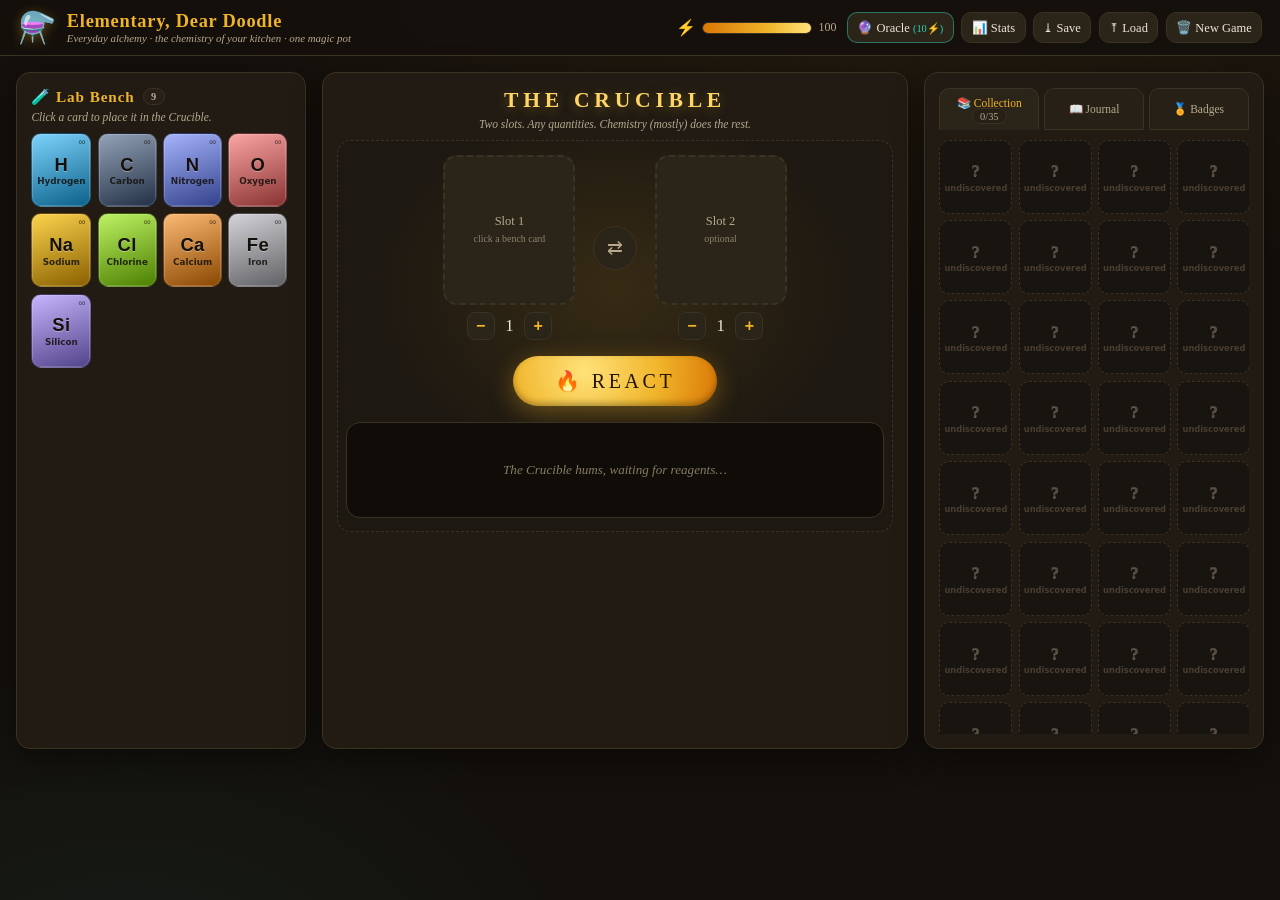
<file: index.html>
<!DOCTYPE html>
<html lang="en">
<head>
<meta charset="UTF-8">
<meta name="viewport" content="width=device-width, initial-scale=1.0">
<meta name="description" content="Elementary, Dear Doodle — an alchemical clicker where you discover the chemistry of everyday life. One magical Crucible, two slots, chemistry that mostly balances.">
<title>Elementary, Dear Doodle — Everyday Alchemy</title>
<link rel="icon" href="data:image/svg+xml,<svg xmlns='http://www.w3.org/2000/svg' viewBox='0 0 100 100'><text y='.9em' font-size='88'>⚗️</text></svg>">
<link rel="stylesheet" href="css/style.css">
</head>
<body>
<header id="topbar">
  <div class="brand">
    <span class="brand-glyph" aria-hidden="true">⚗️</span>
    <div>
      <h1>Elementary, Dear Doodle</h1>
      <p class="tagline">Everyday alchemy · the chemistry of your kitchen · one magic pot</p>
    </div>
  </div>
  <div class="hud">
    <div class="energy-wrap" title="Energy — fizzles cost 5, discoveries grant 10">
      <span class="energy-label">⚡</span>
      <div class="energy-bar"><div id="energyFill" class="energy-fill"></div></div>
      <span id="energyText" class="energy-text">100</span>
    </div>
    <button id="oracleBtn" class="hud-btn oracle" title="Spend 10 energy for a cryptic hint from the Oracle">🔮 Oracle <small>(10⚡)</small></button>
    <button id="statsBtn" class="hud-btn" title="Your progress so far">📊 Stats</button>
    <button id="exportBtn" class="hud-btn" title="Download your save as JSON">⤓ Save</button>
    <label class="hud-btn import-label" title="Load a save file">⤒ Load
      <input type="file" id="importFile" accept=".json,application/json" hidden>
    </label>
    <button id="resetBtn" class="hud-btn danger" title="Burn it all down and start over">🗑️ New Game</button>
  </div>
</header>

<main id="layout">
  <!-- LEFT: the player's bench of known cards -->
  <aside id="benchPanel" class="panel">
    <h2 class="panel-title">🧪 Lab Bench <span id="benchCount" class="pill">9</span></h2>
    <p class="panel-hint">Click a card to place it in the Crucible.</p>
    <div id="benchGrid" class="bench-grid"></div>
  </aside>

  <!-- CENTER: the Crucible -->
  <section id="cruciblePanel" class="panel">
    <h2 class="panel-title crucible-title">THE CRUCIBLE</h2>
    <p class="panel-hint">Two slots. Any quantities. Chemistry (mostly) does the rest.</p>

    <div class="crucible-stage">
      <div class="slot-row">
        <div class="slot-wrap">
          <button class="slot" id="slotA" data-slot="0" aria-label="Slot 1">
            <span class="slot-placeholder">Slot 1<br><small>click a bench card</small></span>
          </button>
          <div class="qty-ctrl" data-slot="0">
            <button class="qty-btn" data-delta="-1" aria-label="less">−</button>
            <span class="qty-val" id="qtyA">1</span>
            <button class="qty-btn" data-delta="1" aria-label="more">+</button>
          </div>
        </div>

        <button id="swapBtn" class="swap-btn" title="Swap slots">⇄</button>

        <div class="slot-wrap">
          <button class="slot" id="slotB" data-slot="1" aria-label="Slot 2">
            <span class="slot-placeholder">Slot 2<br><small>optional</small></span>
          </button>
          <div class="qty-ctrl" data-slot="1">
            <button class="qty-btn" data-delta="-1" aria-label="less">−</button>
            <span class="qty-val" id="qtyB">1</span>
            <button class="qty-btn" data-delta="1" aria-label="more">+</button>
          </div>
        </div>
      </div>

      <button id="reactBtn" class="react-btn">🔥 REACT</button>

      <div id="ventArea" class="vent-area" aria-live="polite">
        <div class="vent-idle">The Crucible hums, waiting for reagents…</div>
      </div>
    </div>
  </section>

  <!-- RIGHT: collection & journal -->
  <aside id="journalPanel" class="panel">
    <nav class="tabs" role="tablist">
      <button class="tab active" data-tab="collection" role="tab">📚 Collection <span id="collectionProgress" class="pill">0/36</span></button>
      <button class="tab" data-tab="journal" role="tab">📖 Journal</button>
      <button class="tab" data-tab="badges" role="tab">🏅 Badges</button>
    </nav>
    <div class="tab-panes">
      <div id="tab-collection" class="tab-pane active" role="tabpanel"><div id="collectionGrid" class="collection-grid"></div></div>
      <div id="tab-journal" class="tab-pane" role="tabpanel"><div id="journalList" class="journal-list"></div></div>
      <div id="tab-badges" class="tab-pane" role="tabpanel"><div id="badgeList" class="badge-list"></div></div>
    </div>
  </aside>
</main>

<!-- generic modal -->
<div id="modal" class="modal-overlay" hidden>
  <div class="modal-card" role="dialog" aria-modal="true" aria-labelledby="modalTitle">
    <button id="modalClose" class="modal-close" aria-label="Close">✕</button>
    <div id="modalBody"></div>
  </div>
</div>

<!-- toasts -->
<div id="toasts" aria-live="polite"></div>

<!-- win banner -->
<div id="winBanner" class="win-banner" hidden>
  <div class="win-inner">
    <h2>👑 GRAND ALCHEMIST</h2>
    <p>Every everyday compound, discovered. The Crucible bows to you.</p>
    <button id="winStatsBtn" class="hud-btn">See your legend →</button>
    <button id="winCloseBtn" class="hud-btn">Keep playing</button>
  </div>
</div>

<script src="js/lexicon.js"></script>
<script src="js/engine.js"></script>
<script src="js/app.js"></script>
</body>
</html>
</file>
<file: css/style.css>
/* Elementary, Dear Doodle — alchemy lab theme */
:root {
  --bg: #14100c;
  --bg-2: #1d1811;
  --bg-3: #262016;
  --panel: #211b13;
  --panel-2: #2b2418;
  --ink: #efe6d5;
  --ink-dim: #b7a98d;
  --amber: #f0b429;
  --amber-deep: #d97706;
  --teal: #2dd4bf;
  --danger: #f87171;
  --line: #3a3223;
  --paper: #f5eeda;
  --paper-ink: #4a3b25;
  --shadow: 0 10px 30px rgba(0, 0, 0, .45);
  --radius: 14px;
}

* { box-sizing: border-box; margin: 0; padding: 0; }

body {
  background:
    radial-gradient(1200px 700px at 70% -10%, rgba(240, 180, 41, .08), transparent 60%),
    radial-gradient(900px 600px at 10% 110%, rgba(45, 212, 191, .06), transparent 55%),
    var(--bg);
  color: var(--ink);
  font-family: Georgia, 'Iowan Old Style', 'Times New Roman', serif;
  min-height: 100vh;
}

/* ── Top bar ─────────────────────────────────────────────── */
#topbar {
  display: flex; align-items: center; justify-content: space-between;
  gap: 1rem; padding: .6rem 1.1rem;
  border-bottom: 1px solid var(--line);
  background: rgba(20, 16, 12, .9); backdrop-filter: blur(6px);
  position: sticky; top: 0; z-index: 20;
}
.brand { display: flex; align-items: center; gap: .7rem; }
.brand-glyph { font-size: 1.9rem; filter: drop-shadow(0 2px 6px rgba(240,180,41,.4)); }
.brand h1 { font-size: 1.15rem; letter-spacing: .04em; color: var(--amber); }
.tagline { font-size: .68rem; color: var(--ink-dim); font-style: italic; }

.hud { display: flex; align-items: center; gap: .45rem; flex-wrap: wrap; justify-content: flex-end; }
.hud-btn {
  background: var(--panel-2); color: var(--ink);
  border: 1px solid var(--line); border-radius: 10px;
  padding: .4rem .6rem; font-size: .78rem; cursor: pointer;
  font-family: inherit; transition: transform .12s, border-color .2s, background .2s;
}
.hud-btn:hover { border-color: var(--amber); background: #33291a; transform: translateY(-1px); }
.hud-btn.oracle { border-color: rgba(45, 212, 191, .45); }
.hud-btn.oracle small { color: var(--teal); }
.hud-btn.danger:hover { border-color: var(--danger); }
.import-label { display: inline-flex; align-items: center; gap: .3rem; }

.energy-wrap { display: flex; align-items: center; gap: .4rem; margin-right: .2rem; }
.energy-label { font-size: 1rem; }
.energy-bar {
  width: 110px; height: 12px; border-radius: 8px;
  background: #151109; border: 1px solid var(--line); overflow: hidden;
}
.energy-fill {
  height: 100%; width: 100%;
  background: linear-gradient(90deg, var(--amber-deep), var(--amber) 60%, #ffe27a);
  transition: width .4s ease;
}
.energy-text { font-size: .75rem; color: var(--ink-dim); min-width: 2ch; font-variant-numeric: tabular-nums; }

/* ── Layout ──────────────────────────────────────────────── */
#layout {
  display: grid;
  grid-template-columns: 290px minmax(0, 1fr) 340px;
  gap: 1rem; padding: 1rem;
  max-width: 1500px; margin: 0 auto;
}
.panel {
  background: var(--panel);
  border: 1px solid var(--line); border-radius: var(--radius);
  padding: .9rem; box-shadow: var(--shadow);
}
.panel-title { font-size: .95rem; color: var(--amber); letter-spacing: .06em; display: flex; align-items: center; gap: .5rem; margin-bottom: .35rem; }
.panel-hint { font-size: .72rem; color: var(--ink-dim); font-style: italic; margin-bottom: .6rem; }
.pill {
  font-size: .65rem; background: var(--bg-3); color: var(--ink-dim);
  border: 1px solid var(--line); padding: .1rem .45rem; border-radius: 999px;
}

/* ── Bench cards ─────────────────────────────────────────── */
.bench-grid {
  display: grid; grid-template-columns: repeat(4, 1fr); gap: .4rem;
  max-height: 70vh; overflow-y: auto; padding-right: .2rem;
}
.card {
  position: relative; cursor: pointer; border: 1px solid rgba(0,0,0,.35);
  border-radius: 10px; padding: .4rem .3rem .35rem; text-align: center;
  background: linear-gradient(160deg, var(--card-c1, #555), var(--card-c2, #333));
  color: #14100c; transition: transform .15s, box-shadow .2s; user-select: none;
  display: flex; flex-direction: column; align-items: center; gap: .1rem;
  min-height: 74px; justify-content: center;
}
.card:hover { transform: translateY(-2px) scale(1.03); box-shadow: 0 8px 18px rgba(0,0,0,.5); z-index: 2; }
.card-symbol { font-weight: 700; font-size: 1.15rem; letter-spacing: .02em; text-shadow: 0 1px 0 rgba(255,255,255,.35); }
.card-name { font-size: .55rem; line-height: 1.1; opacity: .85; font-family: system-ui, sans-serif; font-weight: 600; }
.card-infinity { position: absolute; top: 2px; right: 5px; font-size: .6rem; opacity: .65; }
.card.starter-card { box-shadow: inset 0 0 0 1px rgba(255,255,255,.18); }
.card[disabled] { opacity: .35; cursor: default; }

/* ── Crucible stage ──────────────────────────────────────── */
.crucible-title { font-size: 1.35rem; color: #ffd566; text-shadow: 0 2px 12px rgba(240,180,41,.35); letter-spacing: .22em; justify-content: center; }
#cruciblePanel .panel-hint { text-align: center; }
.crucible-stage {
  display: flex; flex-direction: column; align-items: center; gap: 1rem;
  padding: .5rem .5rem .8rem;
  background:
    radial-gradient(340px 260px at 50% 38%, rgba(240,180,41,.12), transparent 70%),
    var(--bg-2);
  border: 1px dashed var(--line); border-radius: var(--radius);
}
.slot-row { display: flex; align-items: center; gap: 1.1rem; margin-top: .4rem; }
.slot-wrap { display: flex; flex-direction: column; align-items: center; gap: .45rem; }
.slot {
  width: 132px; height: 150px; cursor: pointer;
  border-radius: var(--radius); border: 2px dashed var(--line);
  background: var(--panel-2); color: var(--ink-dim);
  font-family: inherit; transition: border-color .2s, box-shadow .25s;
  position: relative; overflow: hidden;
}
.slot.filled {
  border-style: solid; border-color: var(--amber-deep);
  background: linear-gradient(165deg, var(--card-c1, #555), var(--card-c2, #333));
  color: #14100c;
}
.slot-placeholder { font-size: .78rem; line-height: 1.35; }
.slot-placeholder small { font-size: .62rem; opacity: .7; }
.slot-card { display: flex; flex-direction: column; align-items: center; gap: .2rem; padding: .3rem; height: 100%; justify-content: center; }
.slot-card .card-symbol { font-size: 1.9rem; }
.slot-card .card-name { font-size: .68rem; font-weight: 700; }
.slot-card .card-emoji { font-size: 1.5rem; }

.qty-ctrl { display: flex; align-items: center; gap: .4rem; }
.qty-btn {
  width: 28px; height: 28px; border-radius: 8px; cursor: pointer;
  background: var(--panel-2); color: var(--amber); border: 1px solid var(--line);
  font-size: 1rem; font-weight: 700; transition: background .15s;
}
.qty-btn:hover { background: #38301f; }
.qty-val { min-width: 2ch; text-align: center; font-size: 1.05rem; font-variant-numeric: tabular-nums; color: var(--ink); }

.swap-btn {
  width: 44px; height: 44px; border-radius: 50%; border: 1px solid var(--line);
  background: var(--panel-2); color: var(--ink-dim); font-size: 1.2rem; cursor: pointer;
  transition: transform .3s, color .2s;
}
.swap-btn:hover { transform: rotate(180deg); color: var(--amber); }

.react-btn {
  font-family: Georgia, serif; font-size: 1.25rem; letter-spacing: .18em;
  padding: .8rem 2.6rem; border-radius: 999px; cursor: pointer;
  color: #241503; border: none;
  background: radial-gradient(circle at 35% 30%, #ffe27a, var(--amber) 55%, var(--amber-deep));
  box-shadow: 0 6px 24px rgba(240,180,41,.35), inset 0 -3px 6px rgba(0,0,0,.3);
  transition: transform .15s, box-shadow .2s, filter .2s;
}
.react-btn:hover { transform: translateY(-2px) scale(1.03); filter: saturate(1.15); box-shadow: 0 10px 32px rgba(240,180,41,.45), inset 0 -3px 6px rgba(0,0,0,.3); }
.react-btn:active { transform: translateY(1px) scale(.98); }
.react-btn:disabled { filter: grayscale(.8) brightness(.6); cursor: wait; }

.vent-area {
  width: 100%; min-height: 96px; border-radius: var(--radius);
  background: #100d08; border: 1px solid var(--line);
  padding: .6rem .8rem; font-size: .82rem; color: var(--ink-dim);
  display: flex; flex-direction: column; gap: .35rem; justify-content: center;
}
.vent-idle { text-align: center; font-style: italic; opacity: .7; }
.vent-line { display: flex; align-items: center; gap: .5rem; flex-wrap: wrap; }
.vent-arrow { color: var(--amber); }
.vent-chip {
  display: inline-flex; align-items: center; gap: .3rem;
  background: var(--bg-3); border: 1px solid var(--line);
  border-radius: 999px; padding: .12rem .55rem; font-size: .72rem; color: var(--ink);
}
.vent-chip.new { border-color: var(--teal); color: #a7f3d0; box-shadow: 0 0 12px rgba(45,212,191,.25); }
.vent-chip.special { border-color: var(--amber); color: #ffe27a; box-shadow: 0 0 14px rgba(240,180,41,.3); }
.vent-junk { color: #8a7f66; font-size: .72rem; }
.vent-complete { color: var(--teal); font-size: .78rem; }

/* ── Right panel: tabs ───────────────────────────────────── */
.tabs { display: flex; gap: .3rem; margin-bottom: .6rem; }
.tab {
  flex: 1; background: var(--bg-3); border: 1px solid var(--line);
  color: var(--ink-dim); border-radius: 10px 10px 0 0; padding: .45rem .2rem;
  font-size: .72rem; cursor: pointer; font-family: inherit;
  transition: background .2s, color .2s;
}
.tab.active { background: var(--panel-2); color: var(--amber); border-bottom-color: var(--panel-2); }
.tab-pane { display: none; max-height: 66vh; overflow-y: auto; padding-right: .15rem; }
.tab-pane.active { display: block; }

.collection-grid { display: grid; grid-template-columns: repeat(4, 1fr); gap: .4rem; }
.collect-card {
  border-radius: 10px; padding: .4rem .25rem .35rem; text-align: center;
  border: 1px solid var(--line); min-height: 74px; position: relative;
  display: flex; flex-direction: column; align-items: center; gap: .15rem; justify-content: center;
}
.collect-card.unlocked {
  cursor: pointer; border-color: rgba(240,180,41,.3);
  background: linear-gradient(160deg, var(--card-c1), var(--card-c2));
  color: #14100c; transition: transform .15s, box-shadow .2s;
}
.collect-card.unlocked:hover { transform: translateY(-2px); box-shadow: 0 8px 18px rgba(0,0,0,.5); }
.collect-card.locked { background: #181410; color: #54493a; border-style: dashed; }
.collect-card .card-symbol { font-size: 1.05rem; font-weight: 700; }
.collect-card .card-name { font-size: .52rem; opacity: .8; font-family: system-ui, sans-serif; }

.journal-list { display: flex; flex-direction: column; gap: .4rem; }
.journal-entry {
  background: var(--paper); color: var(--paper-ink);
  border-radius: 8px 8px 2px 8px; padding: .45rem .6rem;
  font-size: .75rem; cursor: pointer; border: none; text-align: left;
  font-family: Georgia, serif; box-shadow: 2px 3px 6px rgba(0,0,0,.35);
  transition: transform .12s;
}
.journal-entry:hover { transform: translateY(-1px) rotate(-.3deg); }
.journal-entry b { display: block; font-size: .8rem; }
.journal-entry small { opacity: .75; font-style: italic; }

.badge-list { display: flex; flex-direction: column; gap: .4rem; }
.badge {
  display: flex; gap: .6rem; align-items: center;
  background: var(--panel-2); border: 1px solid var(--line);
  padding: .5rem .6rem; border-radius: 10px; opacity: .45; filter: grayscale(1);
}
.badge.earned { opacity: 1; filter: none; border-color: rgba(240,180,41,.4); box-shadow: 0 0 14px rgba(240,180,41,.12); }
.badge-emoji { font-size: 1.6rem; }
.badge-name { font-size: .82rem; color: var(--ink); font-weight: 700; }
.badge-desc { font-size: .66rem; color: var(--ink-dim); }

/* ── Toasts ──────────────────────────────────────────────── */
#toasts { position: fixed; bottom: 1.2rem; left: 50%; transform: translateX(-50%); z-index: 60; display: flex; flex-direction: column; gap: .4rem; align-items: center; pointer-events: none; }
.toast {
  background: #100d08; border: 1px solid var(--teal); color: #a7f3d0;
  padding: .45rem 1.1rem; border-radius: 999px; font-size: .82rem;
  box-shadow: 0 8px 24px rgba(0,0,0,.5); animation: toast-in .3s ease, toast-out .4s ease 2.4s forwards;
  max-width: 90vw; text-align: center;
}
.toast.badge-toast { border-color: var(--amber); color: #ffe27a; }
.toast.fizzle-toast { border-color: var(--danger); color: #fca5a5; }
@keyframes toast-in { from { opacity: 0; transform: translateY(12px); } to { opacity: 1; transform: none; } }
@keyframes toast-out { to { opacity: 0; transform: translateY(-8px); } }

/* ── Modal ───────────────────────────────────────────────── */
.modal-overlay {
  position: fixed; inset: 0; z-index: 50;
  background: rgba(8, 6, 4, .72); backdrop-filter: blur(3px);
  display: flex; align-items: center; justify-content: center; padding: 1rem;
}
.modal-overlay[hidden] { display: none; }
.modal-card {
  background: var(--paper); color: var(--paper-ink);
  border-radius: 6px 18px 6px 18px; max-width: 480px; width: 100%;
  max-height: 85vh; overflow-y: auto; padding: 1.4rem 1.5rem;
  box-shadow: 0 24px 60px rgba(0,0,0,.6); position: relative;
  animation: modal-in .25s ease;
}
@keyframes modal-in { from { opacity: 0; transform: translateY(14px) scale(.96); } to { opacity: 1; transform: none; } }
.modal-close {
  position: absolute; top: .5rem; right: .7rem; border: none; background: none;
  font-size: 1.1rem; cursor: pointer; color: var(--paper-ink); opacity: .6;
}
.modal-close:hover { opacity: 1; }
. modal-big-symbol { font-size: 3rem; font-weight: 700; line-height: 1; }
.modal-emoji { font-size: 2rem; }
.modal-equation {
  font-family: 'Courier New', monospace; background: #e9e1cd; border-radius: 8px;
  padding: .45rem .6rem; font-size: .78rem; margin: .5rem 0; overflow-x: auto; white-space: nowrap;
}
.modal-flavor { font-style: italic; margin: .4rem 0; }
.modal-real { font-size: .78rem; opacity: .85; }

/* ── Win banner ──────────────────────────────────────────── */
.win-banner {
  position: fixed; inset: 0; z-index: 70; display: flex; align-items: center; justify-content: center;
  background: rgba(8,6,4,.8); backdrop-filter: blur(4px);
}
.win-banner[hidden] { display: none; }
.win-inner {
  text-align: center; padding: 2rem 3rem; border-radius: var(--radius);
  background: linear-gradient(170deg, #2b2418, #14100c); border: 2px solid var(--amber);
  box-shadow: 0 0 80px rgba(240,180,41,.35); animation: modal-in .4s ease;
}
.win-inner h2 { color: var(--amber); letter-spacing: .2em; margin-bottom: .5rem; }

/* ── Responsive ──────────────────────────────────────────── */
@media (max-width: 1080px) {
  #layout { grid-template-columns: 240px 1fr; }
  #journalPanel { grid-column: 1 / -1; }
  .tab-pane { max-height: 40vh; }
}
@media (max-width: 760px) {
  #layout { grid-template-columns: 1fr; }
  #topbar { flex-direction: column; align-items: flex-start; }
  .bench-grid { grid-template-columns: repeat(5, 1fr); }
  .slot { width: 110px; height: 126px; }
}
</file>
